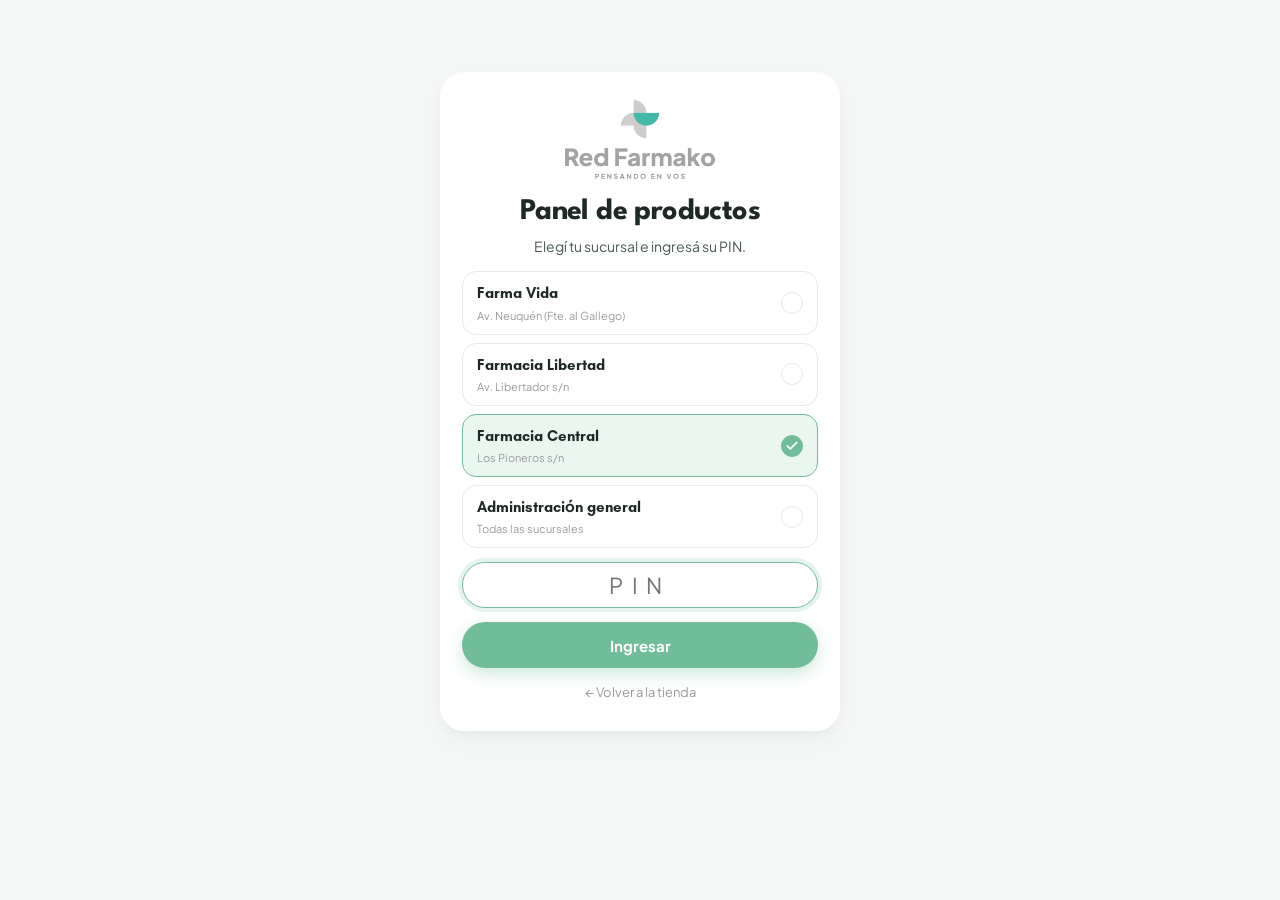
<file: admin.html>
<!doctype html>
<html lang="es-AR">
<head>
  <meta charset="utf-8" />
  <meta name="viewport" content="width=device-width, initial-scale=1, viewport-fit=cover" />
  <title>Panel de productos · Red Farmako</title>
  <!-- Panel interno: no indexar en buscadores -->
  <meta name="robots" content="noindex, nofollow" />
  <meta name="theme-color" content="#1e2925" />
  <link rel="icon" type="image/png" href="img/web/isotipo.png" />
  <link rel="preconnect" href="https://fonts.googleapis.com" />
  <link rel="preconnect" href="https://fonts.gstatic.com" crossorigin />
  <link href="https://fonts.googleapis.com/css2?family=League+Spartan:wght@700&family=Plus+Jakarta+Sans:wght@300;400;500;700&display=swap" rel="stylesheet" />
  <link rel="stylesheet" href="styles.css" />
</head>
<body class="admin-page">

  <header class="admin-top" id="adminTop" hidden>
    <img data-asset="logoHorizontal" alt="Red Farmako" class="admin-top__logo" />
    <span class="admin-scope" id="adminScope"></span>
    <div class="admin-top__actions">
      <a class="btn btn--ghost btn--sm" href="./" target="_blank" rel="noopener">Ver tienda ↗</a>
      <button class="btn btn--ghost btn--sm" id="adminLogout">Salir</button>
    </div>
  </header>

  <main class="admin admin--page" id="adminBody"></main>

  <div class="toast" id="toast" role="status" aria-live="polite"></div>

  <script src="core.js"></script>
  <script src="admin.js"></script>
</body>
</html>
</file>
<file: styles.css>
/* =========================================================
   Red Farmako · Pensando en vos
   Mobile-first · Kit de marca oficial
   Títulos: League Spartan 700
   Subtítulos / destacados: Glacial Indifference 400·700
   Cuerpo / UI / precios / botones: Plus Jakarta Sans
   ========================================================= */

:root {
  /* Paleta oficial */
  --green: #72bd99;
  --teal: #3bb49c;
  --gray: #989b9a;
  --bg: #ffffff;
  --bg-alt: #f4f7f6;
  --ink: #1e2925;

  /* Derivados de la paleta (solo tonos de los oficiales) */
  --green-600: #5ea886;
  --teal-700: #2a8f7b;
  --green-50: #eaf6f0;
  --ink-2: #4a5852;
  --line: #e3eae7;
  --wa: #25d366;
  --wa-700: #1da851;
  --danger: #d9655a;

  --f-display: "League Spartan", "Plus Jakarta Sans", system-ui, sans-serif;
  --f-sub: "Glacial Indifference", "Plus Jakarta Sans", system-ui, sans-serif;
  --f-body: "Plus Jakarta Sans", system-ui, -apple-system, sans-serif;

  --r-card: 16px;
  --r-pill: 9999px;
  --shadow-1: 0 1px 2px rgba(30, 41, 37, .04), 0 4px 16px rgba(30, 41, 37, .05);
  --shadow-2: 0 2px 6px rgba(30, 41, 37, .05), 0 16px 40px rgba(30, 41, 37, .09);
  --ease: cubic-bezier(.2, .8, .2, 1);
  --header-h: 128px;
}

*, *::before, *::after { box-sizing: border-box; }
html { scroll-behavior: smooth; scroll-padding-top: var(--header-h); -webkit-text-size-adjust: 100%; }
body {
  margin: 0;
  font-family: var(--f-body);
  font-weight: 400;
  font-size: 15px;
  line-height: 1.55;
  color: var(--ink);
  background: var(--bg);
  -webkit-font-smoothing: antialiased;
  overflow-x: hidden;
}
img, svg { display: block; max-width: 100%; }
a { color: inherit; text-decoration: none; }
button { font: inherit; color: inherit; cursor: pointer; border: 0; background: none; }
input, select { font: inherit; color: inherit; }
p { margin: 0; }
[hidden] { display: none !important; }
:focus-visible { outline: 3px solid rgba(59, 180, 156, .45); outline-offset: 2px; border-radius: 8px; }

/* ---------- Jerarquía tipográfica ---------- */
h1, h2 { margin: 0; font-family: var(--f-display); font-weight: 700; letter-spacing: -.015em; line-height: 1.02; }
h3, h4 { margin: 0; font-family: var(--f-sub); font-weight: 700; letter-spacing: .005em; line-height: 1.2; }
em { font-style: normal; color: var(--teal); }
.lead { font-family: var(--f-sub); font-weight: 400; font-size: 17px; line-height: 1.5; color: var(--ink-2); }

.i { width: 20px; height: 20px; flex: none; fill: none; stroke: currentColor; stroke-width: 1.8; stroke-linecap: round; stroke-linejoin: round; }

.container { width: 100%; max-width: 1240px; margin: 0 auto; padding: 0 16px; }
.section { padding: 56px 0; }
.section--alt { background: var(--bg-alt); }
.section__head { max-width: 640px; margin-bottom: 28px; }
.section__head h2 { font-size: clamp(32px, 7.5vw, 50px); margin: 8px 0 10px; }
.section__head--row { max-width: none; display: flex; flex-direction: column; gap: 16px; }
.section__head--row > div:first-child { max-width: 560px; }
.section__head--center { text-align: center; margin-left: auto; margin-right: auto; }

.eyebrow {
  display: inline-flex; align-items: center; gap: 8px;
  font-family: var(--f-sub); font-size: 13px; font-weight: 700; letter-spacing: .14em; text-transform: uppercase;
  color: var(--teal-700);
}
.eyebrow::before { content: ""; width: 18px; height: 2px; border-radius: 2px; background: currentColor; }
.eyebrow--light { color: #fff; }

.hide-sm { display: none; }

/* ---------- Botones ---------- */
.btn {
  display: inline-flex; align-items: center; justify-content: center; gap: 8px;
  min-height: 46px; padding: 0 22px; border-radius: var(--r-pill);
  font-family: var(--f-body); font-weight: 700; font-size: 15px; white-space: nowrap;
  transition: transform .2s var(--ease), box-shadow .2s var(--ease), background .2s, color .2s, opacity .2s;
}
.btn:active { transform: scale(.97); }
.btn:disabled { opacity: .5; cursor: not-allowed; transform: none; }
.btn--primary { background: var(--green); color: #fff; box-shadow: 0 6px 16px rgba(114, 189, 153, .35); }
.btn--primary:hover { background: var(--green-600); transform: translateY(-1px); }
.btn--wa { background: var(--wa); color: #fff; box-shadow: 0 6px 18px rgba(37, 211, 102, .3); }
.btn--wa:hover:not(:disabled) { background: var(--wa-700); transform: translateY(-1px); }
.btn--ghost { background: #fff; color: var(--ink); box-shadow: inset 0 0 0 1.5px var(--line); }
.btn--ghost:hover { box-shadow: inset 0 0 0 1.5px var(--green); color: var(--teal-700); }
.btn--light { background: #fff; color: var(--teal-700); }
.btn--light:hover { transform: translateY(-1px); box-shadow: var(--shadow-2); }
.btn--ghost-light { color: #fff; box-shadow: inset 0 0 0 1.5px rgba(255,255,255,.65); }
.btn--ghost-light:hover { background: rgba(255,255,255,.12); }
.btn--block { width: 100%; }
.btn--sm { min-height: 40px; padding: 0 16px; font-size: 14px; }
.link { color: var(--teal-700); font-weight: 700; text-decoration: underline; text-underline-offset: 3px; }

.icon-btn {
  position: relative; display: grid; place-items: center;
  width: 44px; height: 44px; border-radius: var(--r-pill);
  background: var(--bg-alt); transition: background .2s, color .2s;
}
.icon-btn:hover { background: var(--green-50); color: var(--teal-700); }
.icon-btn--light { background: rgba(255,255,255,.18); color: #fff; }
.icon-btn--light:hover { background: rgba(255,255,255,.3); color: #fff; }

/* ---------- Top bar ---------- */
.topbar {
  background: var(--ink); color: #dfe9e5; font-size: 12.5px; font-weight: 500;
  overflow: hidden; white-space: nowrap;
}
.topbar__track { display: flex; gap: 40px; padding: 8px 16px; width: max-content; animation: marquee 26s linear infinite; }
.topbar__track span { display: inline-flex; align-items: center; gap: 8px; }
.topbar .i { width: 15px; height: 15px; color: var(--green); }
@keyframes marquee { from { transform: translateX(0); } to { transform: translateX(-50%); } }

/* ---------- Header ---------- */
.header {
  position: sticky; top: 0; z-index: 50;
  background: rgba(255,255,255,.94);
  backdrop-filter: saturate(160%) blur(14px); -webkit-backdrop-filter: saturate(160%) blur(14px);
  border-bottom: 1px solid transparent;
  transition: border-color .25s, box-shadow .25s;
}
.header.is-scrolled { border-color: var(--line); box-shadow: 0 6px 24px rgba(30,41,37,.06); }
.header__row {
  display: grid; grid-template-columns: auto 1fr; grid-template-areas: "logo actions" "search search";
  align-items: center; gap: 10px 12px; padding-top: 10px; padding-bottom: 12px;
}
.logo { grid-area: logo; display: block; }
.logo img { height: 34px; width: auto; }

.header__actions { grid-area: actions; display: flex; justify-content: flex-end; align-items: center; gap: 8px; }
.btn--header { min-height: 44px; padding: 0 8px 0 14px; font-size: 14px; gap: 8px; }
.cart-count {
  min-width: 28px; height: 28px; padding: 0 8px; border-radius: var(--r-pill);
  display: grid; place-items: center; background: #fff; color: var(--teal-700); font-size: 13px; font-weight: 700;
}
.cart-count.bump { animation: bump .45s var(--ease); }
@keyframes bump { 40% { transform: scale(1.3); } }

/* Buscador */
.search { grid-area: search; position: relative; }
.search input {
  width: 100%; height: 48px; padding: 0 20px 0 48px;
  border: 1.5px solid var(--line); border-radius: var(--r-pill); background: var(--bg-alt);
  font-size: 15px; outline: none; transition: border-color .2s, background .2s, box-shadow .2s;
}
.search input::placeholder { color: #8a948f; font-weight: 300; }
.search input:focus { border-color: var(--green); background: #fff; box-shadow: 0 0 0 4px rgba(114,189,153,.18); }
.search__icon { position: absolute; left: 18px; top: 50%; transform: translateY(-50%); color: var(--gray); pointer-events: none; }
.search__results {
  position: absolute; top: calc(100% + 8px); left: 0; right: 0; z-index: 60;
  background: #fff; border-radius: var(--r-card); box-shadow: var(--shadow-2); border: 1px solid var(--line);
  padding: 8px; max-height: 70vh; overflow: auto; animation: pop .18s var(--ease);
}
.search__group { padding: 8px 10px 4px; font-family: var(--f-sub); font-size: 12px; font-weight: 700; letter-spacing: .12em; text-transform: uppercase; color: var(--gray); }
.search__item { display: flex; align-items: center; gap: 12px; width: 100%; padding: 8px 10px; border-radius: 12px; text-align: left; }
.search__item:hover, .search__item.is-active { background: var(--bg-alt); }
.search__item .thumb { width: 44px; height: 44px; border-radius: 50%; background: var(--bg-alt); display: grid; place-items: center; flex: none; overflow: hidden; }
.search__item .thumb svg { width: 36px; height: 36px; }
.search__item .thumb .i { width: 22px; height: 22px; color: var(--teal-700); }
.search__item .thumb img { width: 100%; height: 100%; object-fit: cover; }
.search__item b { display: block; font-weight: 500; font-size: 14px; }
.search__item mark { background: none; color: var(--teal-700); font-weight: 700; }
.search__item small { color: var(--gray); font-size: 12px; }
.search__item .price { margin-left: auto; font-weight: 700; font-size: 14px; }
.search__empty { padding: 16px 12px; color: var(--ink-2); font-size: 14px; }
@keyframes pop { from { opacity: 0; transform: translateY(-4px) scale(.99); } to { opacity: 1; transform: none; } }

/* Selector de sucursal */
.branch-picker { position: relative; }
.branch-picker__btn {
  display: flex; align-items: center; gap: 6px; height: 44px; padding: 0 12px;
  border-radius: var(--r-pill); background: var(--bg-alt); transition: background .2s;
}
.branch-picker__btn:hover { background: var(--green-50); }
.branch-picker__btn > .i:first-child { color: var(--teal); }
.branch-picker__btn span { display: none; text-align: left; line-height: 1.1; }
.branch-picker__btn small { display: block; font-size: 10.5px; color: var(--gray); font-weight: 500; }
.branch-picker__btn b { font-weight: 700; font-size: 13.5px; }
.branch-picker__btn .chev { width: 16px; height: 16px; transition: transform .2s; }
.branch-picker__btn[aria-expanded="true"] .chev { transform: rotate(180deg); }
.branch-picker__menu {
  position: absolute; right: 0; top: calc(100% + 8px); z-index: 60; width: min(300px, calc(100vw - 32px));
  list-style: none; margin: 0; padding: 8px; background: #fff; border-radius: var(--r-card); box-shadow: var(--shadow-2); border: 1px solid var(--line);
  animation: pop .18s var(--ease);
}
.branch-picker__menu button { display: flex; align-items: center; gap: 10px; width: 100%; padding: 10px; border-radius: 12px; text-align: left; }
.branch-picker__menu button:hover, .branch-picker__menu button[aria-selected="true"] { background: var(--bg-alt); }
.branch-picker__menu .i { color: var(--teal); }
.branch-picker__menu b { display: block; font-family: var(--f-sub); font-weight: 700; font-size: 15px; }
.branch-picker__menu small { font-size: 12px; color: var(--gray); }

/* Estados */
.status { display: inline-flex; align-items: center; gap: 6px; padding: 5px 11px; border-radius: var(--r-pill); font-family: var(--f-sub); font-size: 12.5px; font-weight: 700; letter-spacing: .02em; }
.status--open { background: var(--green-50); color: var(--teal-700); }
.status--closed { background: #f6eceb; color: #b4544a; }
.status--duty { background: #fff4dc; color: #8f6205; }
.dot { width: 8px; height: 8px; border-radius: 50%; background: currentColor; flex: none; }
.dot--live { background: var(--wa); animation: pulse 1.8s infinite; }
.status--open .dot { animation: pulse 1.8s infinite; }
@keyframes pulse { 0% { box-shadow: 0 0 0 0 rgba(37,211,102,.55); } 70% { box-shadow: 0 0 0 7px rgba(37,211,102,0); } 100% { box-shadow: 0 0 0 0 rgba(37,211,102,0); } }

/* ---------- Stories (GIFs oficiales) ---------- */
.stories { padding: 18px 0 6px; }
.stories__track {
  display: flex; gap: 14px; overflow-x: auto; scroll-snap-type: x mandatory;
  margin: 0 -16px; padding: 4px 16px 10px; scrollbar-width: none;
}
.stories__track::-webkit-scrollbar { display: none; }
.story { flex: none; width: 82px; scroll-snap-align: start; display: flex; flex-direction: column; align-items: center; gap: 8px; text-align: center; }
/* Borde doble #72bd99: anillo exterior verde + separación blanca + anillo interior verde */
.story__ring {
  width: 76px; height: 76px; border-radius: 50%; padding: 3px;
  border: 2.5px solid var(--green);
  transition: transform .3s var(--ease), border-color .3s;
}
.story__media {
  position: relative; width: 100%; height: 100%; border-radius: 50%; overflow: hidden;
  box-shadow: 0 0 0 1.5px var(--green); background: var(--bg-alt);
  display: grid; place-items: center; color: var(--teal-700);
}
.story__media img { position: absolute; inset: 0; width: 100%; height: 100%; object-fit: cover; }
.story__media .i { width: 28px; height: 28px; stroke-width: 1.6; }
.story small { font-family: var(--f-sub); font-size: 13px; font-weight: 700; line-height: 1.2; color: var(--ink-2); }
.story:hover .story__ring { transform: translateY(-3px) scale(1.04); }
.story.is-active .story__ring { border-color: var(--teal); box-shadow: 0 6px 18px rgba(59,180,156,.3); }
.story.is-active small { color: var(--teal-700); }

/* ---------- Hero ---------- */
.hero { padding-top: 10px; padding-bottom: 8px; }
.hero__viewport { overflow: hidden; border-radius: 24px; }
.hero__slides { display: flex; transition: transform .7s var(--ease); }
.slide { flex: 0 0 100%; min-width: 0; position: relative; overflow: hidden; display: grid; gap: 24px; padding: 32px 22px 28px; }
.slide--brand { background: linear-gradient(135deg, #f4f7f6 0%, #e9f5ef 60%, #dcf1e7 100%); }
.slide--season { background: linear-gradient(135deg, #3bb49c 0%, #5fbf9c 55%, #9fd8bd 100%); color: #fff; }
.slide__petal { position: absolute; width: 260px; right: -60px; bottom: -40px; opacity: .14; transform: rotate(-18deg); pointer-events: none; }
.slide__content { position: relative; z-index: 2; }
.slide h1, .slide h2 { font-size: clamp(38px, 9.5vw, 66px); margin: 12px 0 14px; }
.slide--season em { color: #fff; text-decoration: underline; text-decoration-thickness: 3px; text-underline-offset: 6px; text-decoration-color: rgba(255,255,255,.5); }
.slide .lead { max-width: 520px; }
.slide--season .lead { color: rgba(255,255,255,.95); }
.slide__ctas { display: flex; flex-wrap: wrap; gap: 10px; margin-top: 22px; }
.slide__ctas .btn { flex: 1 1 auto; }
.slide__trust { display: flex; gap: 22px; list-style: none; padding: 0; margin: 22px 0 0; font-family: var(--f-sub); font-size: 14px; color: var(--ink-2); }
.slide__trust b { display: block; font-family: var(--f-display); font-size: 26px; line-height: 1; color: var(--teal-700); }

.slide__art { position: relative; min-height: 240px; display: grid; place-items: center; }
.blob {
  position: absolute; width: 270px; height: 270px; border-radius: 42% 58% 61% 39% / 45% 39% 61% 55%;
  background: linear-gradient(140deg, var(--green), var(--teal)); opacity: .18; animation: morph 12s ease-in-out infinite;
}
@keyframes morph { 50% { border-radius: 58% 42% 39% 61% / 55% 61% 39% 45%; transform: rotate(12deg); } }
/* Trío de logos de sucursal: 2 arriba + 1 abajo, sin superposición */
.logo-fan { position: relative; width: 300px; height: 250px; }
.logo-fan figure {
  position: absolute; margin: 0; width: 140px; padding: 16px 14px;
  background: #fff; border-radius: var(--r-card); box-shadow: var(--shadow-2);
  animation: fan .9s var(--ease) both; animation-delay: var(--d);
  transition: transform .4s var(--ease), box-shadow .4s var(--ease);
}
.logo-fan figure:nth-child(1) { left: 0; top: 0; --r: -3deg; }
.logo-fan figure:nth-child(2) { right: 0; top: 0; --r: 3deg; }
.logo-fan figure:nth-child(3) { left: 50%; bottom: 0; margin-left: -70px; --r: -1deg; }
.logo-fan figure { transform: rotate(var(--r)); }
.logo-fan figure:hover { transform: rotate(0) translateY(-4px); box-shadow: 0 20px 44px rgba(30,41,37,.14); }
.logo-fan img { width: 100%; height: auto; }
@keyframes fan { from { opacity: 0; transform: translateY(18px) rotate(0); } }

/* Aviso flotante: con el carrito abierto se muestra arriba para no tapar el total */
.drawer.is-open ~ .toast { top: 16px; bottom: auto; transform: translate(-50%, -20px); }
.drawer.is-open ~ .toast.is-show { transform: translate(-50%, 0); }

.slide__art--sun .sun {
  position: absolute; width: 200px; height: 200px; border-radius: 50%; top: -10px; right: 10%;
  background: radial-gradient(circle, #fff6d6 0%, #ffe39a 45%, rgba(255,227,154,0) 70%);
}
.prod-stack { position: relative; display: flex; align-items: flex-end; gap: 6px; }
.prod-stack svg { width: 96px; height: 140px; filter: drop-shadow(0 14px 18px rgba(0,0,0,.15)); animation: rise .8s var(--ease) both; }
.prod-stack svg:nth-child(2) { width: 120px; height: 170px; animation-delay: .1s; }
.prod-stack svg:nth-child(3) { animation-delay: .2s; }
@keyframes rise { from { opacity: 0; transform: translateY(16px); } }
.badge-off {
  position: absolute; top: 10px; left: 6%; width: 76px; height: 76px; border-radius: 50%;
  display: grid; place-items: center; background: #fff; color: var(--teal-700);
  font-family: var(--f-display); font-size: 24px; box-shadow: var(--shadow-2); transform: rotate(-12deg);
}

.hero__controls { display: flex; align-items: center; justify-content: center; gap: 14px; margin-top: 14px; }
.hero__arrow { width: 38px; height: 38px; border-radius: 50%; display: grid; place-items: center; background: var(--bg-alt); transition: background .2s; }
.hero__arrow:hover { background: var(--green-50); }
.hero__dots { display: flex; gap: 8px; }
.hero__dots button { width: 8px; height: 8px; border-radius: var(--r-pill); background: #cfd8d4; transition: width .35s var(--ease), background .35s; }
.hero__dots button[aria-current="true"] { width: 28px; background: var(--green); }

/* ---------- Productos ---------- */
.filters { display: flex; gap: 8px; overflow-x: auto; margin: 0 -16px; padding: 2px 16px 6px; scrollbar-width: none; }
.filters::-webkit-scrollbar { display: none; }
.filters button {
  flex: none; padding: 9px 16px; border-radius: var(--r-pill); background: #fff; border: 1.5px solid var(--line);
  font-size: 13.5px; font-weight: 500; transition: all .2s var(--ease);
}
.filters button:hover { border-color: var(--green); }
.filters button[aria-selected="true"] { background: var(--ink); border-color: var(--ink); color: #fff; }

.products { display: grid; grid-template-columns: repeat(2, minmax(0, 1fr)); gap: 12px; }
.product {
  position: relative; display: flex; flex-direction: column; background: #fff; border-radius: var(--r-card);
  border: 1px solid var(--line); overflow: hidden; transition: transform .3s var(--ease), box-shadow .3s var(--ease);
  animation: rise .5s var(--ease) both;
}
.product:hover { transform: translateY(-4px); box-shadow: var(--shadow-2); }
.product__media { position: relative; aspect-ratio: 1; display: grid; place-items: center; background: linear-gradient(180deg, #fafcfb, #f0f5f3); }
.product__media svg { width: 62%; height: 78%; transition: transform .45s var(--ease); }
.product:hover .product__media svg { transform: scale(1.06) rotate(-2deg); }
.product__off {
  position: absolute; top: 10px; left: 10px; padding: 4px 10px; border-radius: var(--r-pill);
  background: var(--green); color: #fff; font-family: var(--f-sub); font-size: 13px; font-weight: 700;
}
.product__tag { position: absolute; top: 10px; right: 10px; padding: 4px 10px; border-radius: var(--r-pill); background: #fff; font-family: var(--f-sub); font-size: 12px; font-weight: 700; color: var(--teal-700); box-shadow: var(--shadow-1); }
.product__body { padding: 12px 12px 14px; display: flex; flex-direction: column; gap: 4px; flex: 1; }
.product__cat { font-family: var(--f-sub); font-size: 12px; font-weight: 700; letter-spacing: .1em; text-transform: uppercase; color: var(--gray); }
.product__name { font-family: var(--f-body); font-size: 14px; font-weight: 500; line-height: 1.35; letter-spacing: 0; display: -webkit-box; -webkit-line-clamp: 2; -webkit-box-orient: vertical; overflow: hidden; min-height: 2.7em; }
.product__price { display: flex; align-items: baseline; gap: 8px; flex-wrap: wrap; margin: 4px 0 10px; }
.product__price b { font-size: 18px; font-weight: 700; }
.product__price s { font-size: 12.5px; color: var(--gray); }
.product__btn { margin-top: auto; width: 100%; min-height: 40px; padding: 0 12px; font-size: 13.5px; background: var(--bg-alt); color: var(--ink); }
.product__btn:hover { background: var(--green); color: #fff; }
.product__btn.is-added { background: var(--teal); color: #fff; }
.product.is-flash { box-shadow: 0 0 0 3px var(--green), var(--shadow-2); }
.empty { text-align: center; padding: 30px 0; color: var(--ink-2); }

/* ---------- Cómo comprar ---------- */
.how__steps { list-style: none; margin: 0; padding: 0; display: grid; gap: 14px; counter-reset: s; }
.how__steps li {
  position: relative; padding: 24px 22px; border-radius: var(--r-card); background: var(--bg-alt); overflow: hidden;
  transition: transform .3s var(--ease), box-shadow .3s var(--ease), background .3s;
}
.how__steps li:hover { transform: translateY(-3px); background: #fff; box-shadow: var(--shadow-2); }
.how__n { font-family: var(--f-display); font-size: 44px; line-height: 1; color: var(--green); }
.how__steps h3 { font-size: 20px; margin: 10px 0 6px; }
.how__steps p { color: var(--ink-2); font-size: 14.5px; }

/* ---------- Sucursales ---------- */
.branches { display: grid; gap: 18px; }
.branch {
  position: relative; display: flex; flex-direction: column; background: #fff; border: 1px solid var(--line);
  border-radius: var(--r-card); box-shadow: var(--shadow-1); overflow: hidden;
  transition: transform .3s var(--ease), box-shadow .3s var(--ease);
}
.branch:hover { transform: translateY(-4px); box-shadow: var(--shadow-2); }
.branch__top {
  position: relative; display: grid; place-items: center; padding: 52px 24px 30px;
  background: linear-gradient(140deg, var(--c1), var(--c2)); overflow: hidden;
}
.branch__top::after {
  content: ""; position: absolute; inset: 0; opacity: .12; pointer-events: none;
  background-image: radial-gradient(#fff 1.2px, transparent 1.2px); background-size: 14px 14px;
}
.branch__logo { position: relative; z-index: 1; width: min(210px, 70%); height: auto; transition: transform .5s var(--ease); }
.branch:hover .branch__logo { transform: scale(1.04); }
.branch__top .status { position: absolute; z-index: 2; top: 14px; left: 14px; background: #fff; }
.branch__num { position: absolute; z-index: 2; top: 16px; right: 16px; font-family: var(--f-display); font-size: 18px; color: rgba(255,255,255,.75); }
.branch__body { padding: 18px 20px 20px; display: flex; flex-direction: column; gap: 2px; flex: 1; }
.branch__kicker { font-family: var(--f-sub); font-size: 12px; font-weight: 700; letter-spacing: .12em; text-transform: uppercase; color: var(--gray); }
.branch h3 { font-size: 22px; }
.branch__lead { font-family: var(--f-sub); font-size: 15px; color: var(--ink-2); }
.branch__lead b { color: var(--ink); }
.branch__meta { list-style: none; padding: 0; margin: 14px 0 18px; display: grid; gap: 9px; font-size: 13.5px; color: var(--ink-2); }
.branch__meta li { display: flex; gap: 10px; align-items: flex-start; }
.branch__meta .i { width: 17px; height: 17px; color: var(--teal); margin-top: 2px; }
.branch__meta a:hover { color: var(--teal-700); }
.branch__actions { margin-top: auto; display: grid; grid-template-columns: 1fr auto auto; gap: 8px; }
.branch__actions .icon-btn { width: 44px; height: 44px; }

/* ---------- Beneficios ---------- */
.perks { display: grid; grid-template-columns: 1fr; gap: 12px; padding-top: 40px; padding-bottom: 48px; }
.perk { display: flex; align-items: center; gap: 14px; padding: 16px; border-radius: var(--r-card); background: var(--bg-alt); }
.perk .i { width: 40px; height: 40px; padding: 9px; border-radius: 12px; background: #fff; color: var(--teal); box-shadow: var(--shadow-1); }
.perk h4 { font-size: 16px; }
.perk small { color: var(--ink-2); font-weight: 300; font-size: 13px; }

/* ---------- Footer ---------- */
.footer { position: relative; overflow: hidden; background: var(--bg-alt); border-top: 1px solid var(--line); color: var(--ink-2); padding: 52px 0 104px; font-size: 14px; }
.footer__petal { position: absolute; width: 340px; right: -90px; top: -70px; opacity: .08; transform: rotate(160deg); pointer-events: none; }
.footer__grid { position: relative; display: grid; gap: 32px; grid-template-columns: 1fr 1fr; }
.footer__brand { grid-column: 1 / -1; display: flex; flex-direction: column; align-items: center; text-align: center; }
.footer__brand img { width: 190px; height: auto; }
.footer__brand p { margin-top: 16px; font-family: var(--f-sub); font-size: 15px; max-width: 300px; }
.footer h4 { color: var(--ink); font-size: 16px; margin-bottom: 14px; }
.footer ul { list-style: none; margin: 0; padding: 0; display: grid; gap: 10px; }
.footer a, .footer ul button { text-align: left; transition: color .2s; }
.footer a:hover, .footer ul button:hover { color: var(--teal-700); }
.footer__legal { position: relative; margin-top: 36px; padding-top: 22px; border-top: 1px solid var(--line); display: grid; gap: 8px; font-size: 12px; color: var(--gray); }

/* ---------- Widget WhatsApp ---------- */
.wa-widget { position: fixed; right: 16px; bottom: calc(16px + env(safe-area-inset-bottom)); z-index: 80; display: flex; flex-direction: column; align-items: flex-end; gap: 12px; }
.wa-fab {
  position: relative; width: 60px; height: 60px; border-radius: 50%; display: grid; place-items: center;
  background: var(--wa); color: #fff; box-shadow: 0 10px 28px rgba(37,211,102,.45);
  transition: transform .25s var(--ease), background .2s;
}
.wa-fab::before { content: ""; position: absolute; inset: 0; border-radius: 50%; border: 2px solid var(--wa); animation: ring 2.4s infinite; }
.wa-fab svg { width: 32px; height: 32px; transition: transform .3s var(--ease); }
.wa-fab:hover { transform: scale(1.06); background: var(--wa-700); }
.wa-fab[aria-expanded="true"] svg { transform: rotate(-12deg) scale(.92); }
.wa-fab[aria-expanded="true"]::before { animation: none; opacity: 0; }
@keyframes ring { 0% { transform: scale(1); opacity: .7; } 100% { transform: scale(1.5); opacity: 0; } }
.wa-panel {
  width: min(340px, calc(100vw - 32px)); border-radius: 20px; overflow: hidden; background: #fff; box-shadow: 0 24px 60px rgba(30,41,37,.22);
  transform-origin: bottom right; animation: panel .28s var(--ease);
}
@keyframes panel { from { opacity: 0; transform: translateY(10px) scale(.96); } }
.wa-panel__head { display: flex; justify-content: space-between; gap: 12px; align-items: flex-start; padding: 18px; background: linear-gradient(135deg, var(--teal), var(--green)); color: #fff; }
.wa-panel__head h4 { font-size: 18px; }
.wa-panel__head small { font-size: 12px; opacity: .92; font-weight: 300; }
.wa-panel__head .icon-btn { width: 36px; height: 36px; }
.wa-panel__list { list-style: none; margin: 0; padding: 8px; display: grid; gap: 4px; }
.wa-panel__list a { display: flex; align-items: center; gap: 12px; padding: 10px 12px; border-radius: 14px; transition: background .2s; }
.wa-panel__list a:hover { background: var(--bg-alt); }
.wa-panel__list .av { position: relative; width: 46px; height: 46px; border-radius: 50%; flex: none; display: grid; place-items: center; background: #fff; box-shadow: 0 0 0 2px var(--c1); }
.wa-panel__list .av img { width: 34px; height: auto; }
.wa-panel__list .av::after { content: ""; position: absolute; right: -1px; bottom: -1px; width: 13px; height: 13px; border-radius: 50%; border: 2px solid #fff; background: var(--gray); }
.wa-panel__list .av.is-open::after { background: var(--wa); }
.wa-panel__list b { display: block; font-family: var(--f-sub); font-size: 15px; font-weight: 700; }
.wa-panel__list small { font-size: 12px; color: var(--gray); }
.wa-panel__list .go { margin-left: auto; color: var(--wa); }

/* ---------- Carrito / checkout ---------- */
.drawer-backdrop { position: fixed; inset: 0; z-index: 90; background: rgba(30,41,37,.4); backdrop-filter: blur(2px); animation: fade .25s; }
@keyframes fade { from { opacity: 0; } }
.drawer {
  position: fixed; z-index: 95; top: 0; right: 0; bottom: 0; width: min(440px, 100vw);
  background: #fff; display: flex; flex-direction: column; box-shadow: -20px 0 60px rgba(30,41,37,.15);
  transform: translateX(100%); transition: transform .35s var(--ease), visibility 0s .35s; visibility: hidden;
}
.drawer.is-open { transform: none; visibility: visible; transition: transform .35s var(--ease); }
.drawer__head { display: flex; justify-content: space-between; align-items: center; padding: 18px 20px 14px; border-bottom: 1px solid var(--line); }
.drawer__head h2 { font-size: 28px; }
.drawer__head small { font-family: var(--f-sub); color: var(--gray); font-size: 14px; }
.drawer__body { flex: 1; overflow: auto; padding: 4px 20px 20px; overscroll-behavior: contain; }
.drawer__foot { padding: 14px 20px calc(16px + env(safe-area-inset-bottom)); border-top: 1px solid var(--line); display: grid; gap: 8px; background: #fff; }
.drawer__foot > small { text-align: center; color: var(--gray); font-size: 12px; }
.drawer__row { display: flex; justify-content: space-between; align-items: baseline; font-size: 14px; }
.drawer__row--muted { color: var(--ink-2); font-size: 13px; }
.drawer__row--total { padding-top: 6px; margin-bottom: 6px; border-top: 1px dashed var(--line); }
.drawer__row--total span { font-family: var(--f-sub); font-weight: 700; font-size: 16px; }
.drawer__row--total b { font-size: 22px; }

.cart-item { display: grid; grid-template-columns: 56px 1fr auto; gap: 12px; align-items: center; padding: 12px 0; border-bottom: 1px solid var(--line); }
.cart-item .thumb { width: 56px; height: 56px; border-radius: 12px; background: var(--bg-alt); display: grid; place-items: center; }
.cart-item .thumb svg { width: 44px; height: 44px; }
.cart-item b { display: block; font-size: 13.5px; font-weight: 500; line-height: 1.3; }
.cart-item small { color: var(--ink); font-weight: 700; }
.qty { display: flex; align-items: center; gap: 2px; background: var(--bg-alt); border-radius: var(--r-pill); padding: 3px; }
.qty button { width: 30px; height: 30px; border-radius: 50%; display: grid; place-items: center; font-weight: 700; }
.qty button:hover { background: #fff; }
.qty span { min-width: 20px; text-align: center; font-weight: 700; font-size: 13px; }
.cart-empty { text-align: center; padding: 36px 12px 12px; color: var(--ink-2); }
.cart-empty .i { width: 46px; height: 46px; margin: 0 auto 10px; color: var(--green); stroke-width: 1.4; }
.cart-empty h4 { font-size: 18px; color: var(--ink); margin-bottom: 4px; }

.checkout { display: grid; gap: 18px; margin-top: 20px; }
.checkout[hidden] { display: none; }
.checkout fieldset { border: 0; margin: 0; padding: 0; display: grid; gap: 8px; }
.checkout legend { font-family: var(--f-sub); font-weight: 700; font-size: 15px; margin-bottom: 8px; padding: 0; }
.field {
  width: 100%; height: 46px; padding: 0 18px; border-radius: var(--r-pill); border: 1.5px solid var(--line); background: #fff; outline: none;
  transition: border-color .2s, box-shadow .2s;
}
.field:focus { border-color: var(--green); box-shadow: 0 0 0 4px rgba(114,189,153,.18); }
.field.is-invalid, .branch-options.is-invalid .branch-opt__box { border-color: var(--danger); }

.branch-options { display: grid; gap: 8px; }
.branch-opt { position: relative; }
.branch-opt input { position: absolute; opacity: 0; pointer-events: none; }
.branch-opt__box {
  display: flex; align-items: center; gap: 12px; padding: 10px 14px; border-radius: 14px;
  border: 1.5px solid var(--line); cursor: pointer; transition: all .2s var(--ease);
}
.branch-opt__box:hover { border-color: var(--green); }
.branch-opt .av { width: 40px; height: 40px; border-radius: 50%; display: grid; place-items: center; flex: none; background: #fff; box-shadow: 0 0 0 2px var(--c1); }
.branch-opt .av img { width: 30px; height: auto; }
.branch-opt b { display: block; font-family: var(--f-sub); font-size: 15px; }
.branch-opt small { font-size: 12px; color: var(--gray); }
.branch-opt .check { margin-left: auto; width: 22px; height: 22px; border-radius: 50%; border: 1.5px solid var(--line); display: grid; place-items: center; color: transparent; transition: all .2s; }
.branch-opt .check .i { width: 14px; height: 14px; stroke-width: 3; }
.branch-opt input:checked + .branch-opt__box { border-color: var(--green); background: var(--green-50); }
.branch-opt input:checked + .branch-opt__box .check { background: var(--green); border-color: var(--green); color: #fff; }
.branch-opt input:focus-visible + .branch-opt__box { outline: 3px solid rgba(59,180,156,.45); outline-offset: 2px; }

.segmented { display: grid; grid-template-columns: 1fr 1fr; padding: 4px; border-radius: var(--r-pill); background: var(--bg-alt); }
.segmented label { position: relative; }
.segmented input { position: absolute; opacity: 0; }
.segmented span { display: block; text-align: center; padding: 10px 8px; border-radius: var(--r-pill); font-size: 13.5px; font-weight: 700; color: var(--ink-2); cursor: pointer; transition: all .2s var(--ease); }
.segmented input:checked + span { background: #fff; color: var(--teal-700); box-shadow: var(--shadow-1); }
.segmented input:focus-visible + span { outline: 3px solid rgba(59,180,156,.45); }

/* ---------- Toast ---------- */
.toast {
  position: fixed; left: 50%; bottom: 96px; z-index: 100; transform: translate(-50%, 20px); opacity: 0; pointer-events: none;
  padding: 12px 18px; border-radius: var(--r-pill); background: var(--ink); color: #fff; font-size: 14px; font-weight: 500;
  box-shadow: var(--shadow-2); transition: all .3s var(--ease); max-width: calc(100vw - 32px); text-align: center;
}
.toast.is-show { opacity: 1; transform: translate(-50%, 0); }

/* =========================================================
   ≥ 600px
   ========================================================= */
@media (min-width: 600px) {
  .hide-sm { display: inline; }
  .branch-picker__btn span { display: block; }
  .logo img { height: 40px; }
  .products { grid-template-columns: repeat(3, minmax(0, 1fr)); gap: 16px; }
  .how__steps { grid-template-columns: repeat(3, 1fr); }
  .perks { grid-template-columns: repeat(2, 1fr); }
  .slide__ctas .btn { flex: 0 0 auto; }
  .footer__grid { grid-template-columns: repeat(3, 1fr); }
  .story { width: 96px; }
  .story__ring { width: 86px; height: 86px; }
}

/* =========================================================
   ≥ 900px (desktop)
   ========================================================= */
@media (min-width: 900px) {
  :root { --header-h: 88px; }
  body { font-size: 16px; }
  .header__row { grid-template-columns: auto minmax(0, 1fr) auto; grid-template-areas: "logo search actions"; gap: 28px; padding-top: 16px; padding-bottom: 16px; }
  .logo img { height: 46px; }
  .search input { height: 52px; font-size: 15.5px; }
  .btn--header { min-height: 50px; padding: 0 10px 0 20px; }

  .stories__track { justify-content: center; gap: 26px; overflow: visible; }
  .story { width: 108px; }
  .story__ring { width: 96px; height: 96px; }
  .story small { font-size: 14px; }

  .slide { grid-template-columns: 1.1fr .9fr; align-items: center; padding: 56px; min-height: 480px; }
  .slide__art { min-height: 360px; }
  .slide__petal { width: 420px; right: -80px; bottom: -80px; }
  .blob { width: 380px; height: 380px; }
  .logo-fan { width: 460px; height: 340px; }
  .logo-fan figure { width: 210px; padding: 24px 22px; }
  .logo-fan figure:nth-child(3) { margin-left: -105px; }
  .prod-stack svg { width: 120px; height: 180px; }
  .prod-stack svg:nth-child(2) { width: 150px; height: 220px; }

  .section { padding: 88px 0; }
  .section__head--row { flex-direction: row; justify-content: space-between; align-items: flex-end; }
  .filters { margin: 0; padding: 0; flex-wrap: wrap; justify-content: flex-end; max-width: 560px; }

  .branches { grid-template-columns: repeat(3, 1fr); gap: 24px; }
  .products { grid-template-columns: repeat(4, minmax(0, 1fr)); gap: 20px; }
  .product__body { padding: 14px 16px 16px; }
  .product__name { font-size: 15px; }
  .perks { grid-template-columns: repeat(4, 1fr); }
  .footer { padding-bottom: 48px; }
  .footer__grid { grid-template-columns: 1.5fr 1fr 1fr 1fr; align-items: start; }
  .footer__brand { grid-column: auto; align-items: flex-start; text-align: left; }
  .footer__brand img { width: 210px; }
  .footer__legal { grid-template-columns: auto 1fr; gap: 32px; }
  .footer__legal p:last-child { text-align: right; }
  .toast { bottom: 32px; }
}

@media (prefers-reduced-motion: reduce) {
  *, *::before, *::after { animation-duration: .001ms !important; animation-iteration-count: 1 !important; transition-duration: .001ms !important; }
  html { scroll-behavior: auto; }
}


/* =========================================================
   V4 · MENÚ ☰, TURNO SUTIL, CATÁLOGO POR SUCURSAL, PANEL ADMIN
   ========================================================= */

/* Estado "de turno": punto verde sutil, sin brillo invasivo */
.status--duty { background: #eafaf0; color: #1d7a52; }
.status--duty .dot { background: var(--wa); animation: pulse 1.8s infinite; }
.branch.is-duty { border-color: rgba(37,211,102,.45); }
.footer__branch { display: grid; gap: 2px; }
.footer__branch b { color: var(--ink); font-weight: 700; }
.checkout__note { font-size: 12px; color: var(--gray); }

/* ---------- Botón hamburguesa ---------- */
.header__row { grid-template-columns: auto auto 1fr; grid-template-areas: "menu logo actions" "search search search"; }
.menu-btn {
  grid-area: menu; position: relative; width: 44px; height: 44px; border-radius: 14px;
  display: grid; place-items: center; background: var(--bg-alt); transition: background .2s;
}
.menu-btn:hover { background: var(--green-50); }
.menu-btn__bars { display: grid; gap: 4px; width: 18px; }
.menu-btn__bars span { height: 2px; border-radius: 2px; background: var(--ink); transition: width .25s var(--ease); }
.menu-btn__bars span:nth-child(2) { width: 70%; }
.menu-btn:hover .menu-btn__bars span:nth-child(2) { width: 100%; }
.menu-btn__dot { position: absolute; top: 9px; right: 9px; width: 9px; height: 9px; border-radius: 50%; background: var(--wa); border: 2px solid #fff; animation: pulse 1.8s infinite; }

/* ---------- Menú lateral ---------- */
.side-backdrop { position: fixed; inset: 0; z-index: 90; background: rgba(30,41,37,.4); backdrop-filter: blur(2px); animation: fade .25s; }
.side-menu {
  position: fixed; z-index: 95; top: 0; left: 0; bottom: 0; width: min(350px, 88vw);
  display: flex; flex-direction: column; background: #fff; box-shadow: 20px 0 60px rgba(30,41,37,.15);
  transform: translateX(-100%); visibility: hidden; transition: transform .35s var(--ease), visibility 0s .35s;
  overflow-y: auto; overscroll-behavior: contain;
}
.side-menu.is-open { transform: none; visibility: visible; transition: transform .35s var(--ease); }
.side-menu__head { display: flex; align-items: center; justify-content: space-between; gap: 12px; padding: 16px 16px 14px 20px; border-bottom: 1px solid var(--line); }
.side-menu__head img { height: 34px; width: auto; }
.side-menu__nav { display: grid; padding: 10px; }
.side-menu__nav a { display: flex; align-items: center; gap: 12px; padding: 12px; border-radius: 12px; font-weight: 500; transition: background .2s, color .2s; }
.side-menu__nav a:hover { background: var(--green-50); color: var(--teal-700); }
.side-menu__nav .i { color: var(--green); }

.side-duty { margin: 6px 16px; padding: 16px; border-radius: var(--r-card); background: var(--bg-alt); display: grid; gap: 10px; }
.side-duty h4 { font-size: 15px; }
.side-duty__card { display: grid; gap: 3px; padding: 12px 14px; border-radius: 12px; background: #fff; border: 1px solid var(--line); }
.side-duty__card b { display: flex; align-items: center; gap: 8px; font-family: var(--f-sub); font-size: 16px; }
.side-duty__card small { color: var(--ink-2); font-size: 12.5px; }
.side-duty__card a[href^="tel"] { font-weight: 700; color: var(--ink); }
.side-duty__card .btn { margin-top: 8px; justify-self: start; }
.side-duty__card.is-ours { border-color: rgba(37,211,102,.5); }
.side-duty__next { list-style: none; margin: 0; padding: 0; display: grid; font-size: 12.5px; }
.side-duty__next li { display: flex; justify-content: space-between; gap: 8px; padding: 6px 2px; border-bottom: 1px dashed var(--line); }
.side-duty__next span { color: var(--gray); }
.side-menu__foot { margin-top: auto; padding: 14px 16px calc(16px + env(safe-area-inset-bottom)); border-top: 1px solid var(--line); }
.admin-link { display: flex; align-items: center; gap: 12px; width: 100%; padding: 12px 14px; border-radius: 14px; text-align: left; background: var(--bg-alt); transition: background .2s; }
.admin-link:hover { background: var(--green-50); }
.admin-link > span:first-child { font-size: 20px; }
.admin-link b { display: block; font-size: 14px; }
.admin-link small { color: var(--gray); font-size: 12px; }

/* ---------- Pestañas de sucursal ---------- */
.branch-tabs { display: flex; gap: 8px; overflow-x: auto; margin: 0 -16px 12px; padding: 4px 16px 8px; scrollbar-width: none; }
.branch-tabs::-webkit-scrollbar { display: none; }
.branch-tab {
  flex: none; display: flex; align-items: center; gap: 10px; padding: 8px 16px 8px 8px; border-radius: var(--r-pill);
  background: #fff; border: 1.5px solid var(--line); text-align: left; transition: all .2s var(--ease);
}
.branch-tab > .i { width: 34px; height: 34px; padding: 7px; border-radius: 50%; background: var(--bg-alt); color: var(--teal-700); }
.branch-tab__av { width: 34px; height: 34px; border-radius: 50%; display: grid; place-items: center; background: #fff; box-shadow: 0 0 0 2px var(--c1); flex: none; }
.branch-tab__av img { width: 24px; height: auto; }
.branch-tab b { display: block; font-family: var(--f-sub); font-size: 15px; line-height: 1.1; }
.branch-tab small { font-size: 12px; color: var(--gray); }
.branch-tab:hover { border-color: var(--green); }
.branch-tab[aria-selected="true"] { background: var(--ink); border-color: var(--ink); color: #fff; box-shadow: var(--shadow-2); }
.branch-tab[aria-selected="true"] small { color: #b7c4bf; }
.branch-tab[aria-selected="true"] > .i { background: rgba(255,255,255,.12); color: #fff; }

.branch-notice {
  display: flex; align-items: flex-start; gap: 10px; margin: 0 0 16px; padding: 12px 16px; border-radius: 14px;
  background: #fff; border: 1px solid var(--line); border-left: 4px solid var(--green); font-size: 14px; color: var(--ink-2);
  animation: pop .25s var(--ease);
}
.branch-notice .i { color: var(--teal); width: 18px; height: 18px; margin-top: 1px; }
.branch-notice b { color: var(--ink); }
#ofertas .filters { margin-bottom: 18px; }

/* Estrella de categoría destacada por sucursal */
.story__ring { position: relative; }
.story__star { position: absolute; top: -4px; right: -4px; width: 24px; height: 24px; border-radius: 50%; display: grid; place-items: center; background: #f5b54a; color: #fff; font-size: 13px; border: 2px solid #fff; box-shadow: var(--shadow-1); }

/* ---------- Productos: foto real, stock, disponibilidad ---------- */
.product__media img { width: 100%; height: 100%; object-fit: cover; transition: transform .45s var(--ease); }
.product:hover .product__media img { transform: scale(1.05); }
.product__media .product__off, .product__media .product__tag { z-index: 1; }
.product__stock { position: absolute; inset: auto 10px 10px; padding: 6px; border-radius: 10px; background: rgba(30,41,37,.82); color: #fff; text-align: center; font-family: var(--f-sub); font-weight: 700; font-size: 13px; letter-spacing: .04em; }
.product.is-out .product__media > svg, .product.is-out .product__media > img { opacity: .45; filter: grayscale(.6); }
.product__where { font-size: 11.5px; color: var(--teal-700); font-weight: 500; }
.product__btn--ask { background: #fff; box-shadow: inset 0 0 0 1.5px var(--line); }
.product__btn--ask:hover { background: var(--wa); color: #fff; box-shadow: none; }
.branch__catalog { margin-bottom: 10px; }
.search__item .thumb img { width: 100%; height: 100%; object-fit: cover; }
.cart-item .thumb { overflow: hidden; }
.cart-item .thumb img { width: 100%; height: 100%; object-fit: cover; }
.cart-item__warn { display: block; font-style: normal; font-size: 11.5px; color: #b4544a; margin-top: 2px; }
.cart-item.is-missing { background: #fdf6f5; margin: 0 -8px; padding-left: 8px; padding-right: 8px; border-radius: 10px; }

/* ---------- Modales ---------- */
.modal {
  width: min(960px, calc(100vw - 24px)); height: min(860px, calc(100dvh - 24px)); max-width: none; max-height: none;
  padding: 0; border: 0; border-radius: 20px; overflow: hidden; box-shadow: 0 30px 80px rgba(0,0,0,.35);
  display: none; flex-direction: column; background: #fff; color: var(--ink);
}
.modal[open] { display: flex; animation: panel .28s var(--ease); }
.modal::backdrop { background: rgba(30,41,37,.55); backdrop-filter: blur(3px); }
.modal__head { display: flex; align-items: center; justify-content: space-between; gap: 12px; padding: 12px 12px 12px 18px; border-bottom: 1px solid var(--line); }
.modal__head h4 { font-size: 15px; }
.modal__actions { display: flex; align-items: center; gap: 8px; flex: none; }
.modal iframe { flex: 1; width: 100%; border: 0; background: #08151c; }
.modal--admin { width: min(1100px, calc(100vw - 16px)); height: calc(100dvh - 16px); }

/* ---------- Panel de administración ---------- */
.admin { flex: 1; overflow: auto; padding: 18px; background: var(--bg-alt); overscroll-behavior: contain; }
.admin code { font-size: 12.5px; background: #fff; padding: 1px 6px; border-radius: 6px; border: 1px solid var(--line); }
.admin-pin { max-width: 340px; margin: 8vh auto 0; display: grid; gap: 12px; text-align: center; padding: 28px 24px; border-radius: 20px; background: #fff; box-shadow: var(--shadow-2); }
.admin-pin__icon { font-size: 40px; }
.admin-pin h3 { font-size: 20px; }
.admin-pin p { color: var(--ink-2); font-size: 14px; }
.field--pin { text-align: center; font-size: 22px; letter-spacing: .4em; }

.admin-info { padding: 12px 16px; border-radius: 14px; background: #fff; border: 1px solid var(--line); font-size: 13.5px; margin-bottom: 14px; }
.admin-info p { margin-top: 4px; color: var(--ink-2); font-size: 12.5px; }
.admin-info.is-local { border-left: 4px solid #f5b54a; }
.admin-toolbar { display: flex; flex-wrap: wrap; gap: 8px; margin-bottom: 12px; }
.admin-toolbar label.btn { cursor: pointer; }
.admin-danger { color: #b4544a; }
.admin-filters { display: grid; gap: 8px; margin-bottom: 12px; }
.admin-filters .field, .admin-form .field { height: 44px; border-radius: 12px; }
select.field { padding: 0 12px; background: #fff; }

.admin-list { display: grid; gap: 8px; }
.admin-row {
  display: grid; grid-template-columns: 56px 1fr auto; grid-template-areas: "thumb main actions" "toggles toggles toggles";
  gap: 8px 12px; align-items: center; padding: 10px 12px; border-radius: 14px; background: #fff; border: 1px solid var(--line);
}
.admin-row.is-paused { opacity: .6; }
.admin-row .thumb { grid-area: thumb; width: 56px; height: 56px; border-radius: 12px; overflow: hidden; background: var(--bg-alt); display: grid; place-items: center; }
.admin-row .thumb svg { width: 44px; height: 44px; }
.admin-row .thumb img { width: 100%; height: 100%; object-fit: cover; }
.admin-row__main { grid-area: main; min-width: 0; }
.admin-row__main b { display: block; font-size: 14px; font-weight: 700; line-height: 1.3; }
.admin-row__main small { display: block; color: var(--gray); font-size: 12px; }
.admin-row__price { font-weight: 700; font-size: 14px; }
.admin-row__price s { color: var(--gray); font-weight: 400; font-size: 12px; }
.admin-row__price em { color: var(--teal-700); font-style: normal; font-size: 12px; }
.admin-row__toggles { grid-area: toggles; display: flex; flex-wrap: wrap; gap: 6px; }
.admin-row__actions { grid-area: actions; display: flex; gap: 6px; }
.admin-row__actions .icon-btn { width: 38px; height: 38px; }
.chip-toggle { padding: 5px 12px; border-radius: var(--r-pill); font-size: 12.5px; font-weight: 700; background: var(--bg-alt); color: var(--gray); border: 1.5px solid var(--line); transition: all .2s; }
.chip-toggle.is-on { background: var(--green-50); color: var(--teal-700); border-color: var(--green); }
.admin-empty { text-align: center; padding: 30px; color: var(--ink-2); }

.admin-form { max-width: 980px; margin: 0 auto; }
.admin-form__head { display: flex; align-items: center; gap: 12px; margin-bottom: 14px; }
.admin-form__head h3 { font-size: 20px; }
.admin-form__grid { display: grid; gap: 16px; }
.admin-form__col { display: grid; gap: 12px; align-content: start; padding: 16px; border-radius: 16px; background: #fff; border: 1px solid var(--line); }
.admin-form__row { display: grid; grid-template-columns: 1fr 1fr; gap: 10px; }
.lbl { display: grid; gap: 6px; font-size: 13px; font-weight: 700; border: 0; margin: 0; padding: 0; min-width: 0; }
.lbl legend { padding: 0; margin-bottom: 6px; }
.lbl .field { font-weight: 400; }
.admin-final { font-size: 14px; display: flex; align-items: center; gap: 8px; flex-wrap: wrap; min-height: 22px; }
.admin-final .product__off { position: static; }
.admin-checks { display: grid; gap: 6px; }
.admin-check { display: flex; align-items: center; gap: 10px; padding: 10px 12px; border-radius: 12px; border: 1.5px solid var(--line); font-weight: 500; cursor: pointer; }
.admin-check input { width: 18px; height: 18px; accent-color: var(--green); }
.admin-check small { color: var(--gray); }
.admin-check:has(input:checked) { border-color: var(--green); background: var(--green-50); }
.admin-hint { color: var(--gray); font-size: 12px; font-weight: 400; }
.admin-switches { display: grid; gap: 10px; }
.switch { position: relative; display: flex; align-items: center; gap: 12px; font-size: 14px; font-weight: 500; cursor: pointer; }
.switch input { position: absolute; opacity: 0; }
.switch span { position: relative; width: 44px; height: 26px; border-radius: 99px; background: #d5ddd9; flex: none; transition: background .2s; }
.switch span::after { content: ""; position: absolute; top: 3px; left: 3px; width: 20px; height: 20px; border-radius: 50%; background: #fff; box-shadow: var(--shadow-1); transition: transform .2s var(--ease); }
.switch input:checked + span { background: var(--green); }
.switch input:checked + span::after { transform: translateX(18px); }
.switch input:focus-visible + span { outline: 3px solid rgba(59,180,156,.45); outline-offset: 2px; }
.admin-img { aspect-ratio: 1; max-width: 280px; width: 100%; justify-self: center; border-radius: 16px; overflow: hidden; background: linear-gradient(180deg, #fafcfb, #f0f5f3); display: grid; place-items: center; border: 1px solid var(--line); }
.admin-img img { width: 100%; height: 100%; object-fit: cover; }
.admin-img svg { width: 60%; height: 78%; }
.admin-form__foot { position: sticky; bottom: -18px; display: flex; justify-content: flex-end; gap: 10px; margin: 16px -18px -18px; padding: 14px 18px; background: rgba(244,247,246,.95); backdrop-filter: blur(6px); border-top: 1px solid var(--line); }

@media (max-width: 599px) {
  .modal__actions .btn--ghost[data-turnos-url] { display: none; }
  .modal--admin { width: 100vw; height: 100dvh; border-radius: 0; }
}
@media (min-width: 600px) {
  .admin-filters { grid-template-columns: 2fr 1fr 1fr; }
  .admin-row { grid-template-columns: 56px 1fr auto auto; grid-template-areas: "thumb main toggles actions"; }
  .admin-row__toggles { justify-content: flex-end; }
}
@media (min-width: 900px) {
  .header__row { grid-template-columns: auto auto minmax(0, 1fr) auto; grid-template-areas: "menu logo search actions"; }
  .branch-tabs { margin: 0 0 14px; padding: 4px 0 8px; flex-wrap: wrap; }
  .admin-form__grid { grid-template-columns: 1.4fr 1fr; }
}

/* Chips de categoría debajo de las pestañas: alineados a la izquierda */
@media (min-width: 900px) {
  #ofertas .filters { justify-content: flex-start; max-width: none; }
}

/* =========================================================
   V5 · PULIDO PROFESIONAL
   ========================================================= */

/* Glacial Indifference alojada en /fonts. unicode-range la limita a caracteres SIN tilde:
   sus glifos acentuados se ven rotos en algunos celulares ("Beb´s"), así que las letras
   con tilde/ñ (á é í ó ú ñ Ñ ü…) las dibuja Plus Jakarta Sans, que sí las tiene bien. */
@font-face {
  font-family: "Glacial Indifference";
  src: url("fonts/GlacialIndifference-Regular.woff") format("woff");
  font-weight: 400; font-style: normal; font-display: swap;
  unicode-range: U+0000-00BF, U+00D7, U+00F7, U+2000-206F, U+20AC, U+2122;
}
@font-face {
  font-family: "Glacial Indifference";
  src: url("fonts/GlacialIndifference-Bold.woff") format("woff");
  font-weight: 700; font-style: normal; font-display: swap;
  unicode-range: U+0000-00BF, U+00D7, U+00F7, U+2000-206F, U+20AC, U+2122;
}

/* Logo oficial de WhatsApp (relleno) */
.i--wa { fill: currentColor; stroke: none; }
.topbar .i--wa { color: #25d366; }
.btn .i--wa { width: 19px; height: 19px; }
.wa-link { display: inline-flex; align-items: center; gap: 6px; font-weight: 700; color: var(--ink); }
.wa-link .i--wa { width: 17px; height: 17px; color: #1fae55; flex: none; }
.wa-link:hover { color: #1fae55; }
.branch__meta .i--wa { color: #1fae55; }
.wa-panel__list .go .i--wa { width: 22px; height: 22px; }
.field-hint { font-size: 11.5px; color: var(--gray); margin: -2px 6px 0; }

/* ---------- Header: ☰ · logo · 👤 · 🛍️ ---------- */
.account-btn { width: 44px; height: 44px; }
.account-btn .i { width: 21px; height: 21px; }
.account-btn__initials {
  width: 34px; height: 34px; border-radius: 50%; display: grid; place-items: center;
  background: var(--green); color: #fff; font-size: 13px; font-weight: 700; letter-spacing: .02em;
}
.header__actions { gap: 6px; }

/* ---------- Pestañas y opciones de sucursal: nombre + dirección chiquita ---------- */
.branch-tab small { display: block; font-size: 11px; color: var(--gray); font-weight: 400; }
.branch-opt__box { padding: 10px 14px; gap: 10px; }
.branch-opt__box b { font-family: var(--f-sub); font-size: 15px; }
.branch-opt__box small { display: block; font-size: 11px; color: var(--gray); margin-top: 1px; }
.branch__lead { font-size: 13px; color: var(--gray); font-family: var(--f-body); margin-bottom: 2px; }

/* ---------- Mi cuenta ---------- */
.modal--account { width: min(460px, calc(100vw - 24px)); height: auto; max-height: calc(100dvh - 24px); }
.account { overflow: auto; padding: 20px; }
.account-form { display: grid; gap: 12px; }
.account-intro { color: var(--ink-2); font-size: 14px; }
.account-form .lbl small { font-weight: 400; color: var(--gray); }
.account-form .field { height: 46px; }
.account-legal { text-align: center; font-size: 11.5px; color: var(--gray); }
.account-card { display: flex; align-items: center; gap: 14px; padding: 16px; border-radius: var(--r-card); background: var(--bg-alt); }
.account-card h3 { font-size: 20px; }
.account-card small { display: flex; align-items: center; gap: 6px; font-size: 12.5px; color: var(--ink-2); margin-top: 2px; }
.account-card small .i { width: 14px; height: 14px; }
.account-card .i--wa { color: #1fae55; }
.account-card .icon-btn { margin-left: auto; background: #fff; }
.account-avatar { width: 52px; height: 52px; border-radius: 50%; display: grid; place-items: center; flex: none; background: var(--green); color: #fff; font-weight: 700; font-size: 18px; }
.account-subtitle { font-size: 16px; margin: 20px 0 10px; }
.order-list { list-style: none; margin: 0; padding: 0; display: grid; gap: 10px; }
.order { padding: 12px 14px; border-radius: 14px; border: 1px solid var(--line); display: grid; gap: 6px; }
.order__head { display: flex; justify-content: space-between; gap: 10px; font-size: 14px; }
.order__head span { color: var(--gray); font-size: 12.5px; }
.order > small { color: var(--ink-2); font-size: 12.5px; line-height: 1.4; }
.order__foot { display: flex; align-items: center; gap: 10px; }
.order__foot span { font-size: 12px; color: var(--gray); }
.order__foot .btn { margin-left: auto; }
.account-empty { color: var(--ink-2); font-size: 14px; padding: 14px; border-radius: 14px; background: var(--bg-alt); }
.account-logout { margin-top: 18px; }

/* ---------- Footer: pestañas desplegables en celular, columnas en escritorio ---------- */
.footer__cols { grid-column: 1 / -1; display: grid; grid-template-columns: repeat(3, minmax(0, 1fr)); gap: 8px; min-width: 0; }
.fcol { display: contents; }
.fcol__toggle {
  grid-row: 1; display: flex; align-items: center; justify-content: center; gap: 6px;
  padding: 11px 6px; border-radius: 12px; background: #fff; border: 1.5px solid var(--line);
  font-family: var(--f-sub); font-weight: 700; font-size: 14px; color: var(--ink); transition: all .2s var(--ease);
}
.fcol__toggle span { transition: transform .25s var(--ease); font-size: 12px; }
.fcol__toggle[aria-expanded="true"] { border-color: var(--green); background: var(--green-50); color: var(--teal-700); }
.fcol__toggle[aria-expanded="true"] span { transform: rotate(180deg); }
.fcol__panel { grid-row: 2; grid-column: 1 / -1; display: none; }
.fcol.is-open .fcol__panel { display: block; animation: pop .22s var(--ease); }
.fcol__title { display: none; }
.fcol__list { list-style: none; margin: 4px 0 0; padding: 0; display: grid; grid-template-columns: repeat(2, minmax(0, 1fr)); gap: 8px; }
.fcol__list > li > a, .fcol__list > li > button {
  display: block; width: 100%; padding: 10px 12px; border-radius: 12px; background: #fff; border: 1px solid var(--line);
  font-size: 13px; line-height: 1.25; text-align: left;
}
.fcol__list--branches > li { padding: 10px 12px; border-radius: 12px; background: #fff; border: 1px solid var(--line); }
.footer__branch { display: grid; gap: 3px; min-width: 0; }
.footer__branch .wa-link { flex-wrap: wrap; word-break: break-word; }
.footer__grid > * { min-width: 0; }
.footer__branch small { font-size: 11px; color: var(--gray); }
.footer__branch .wa-link { font-size: 13px; }
.footer__grid { grid-template-columns: 1fr; }

@media (min-width: 900px) {
  .footer__grid { grid-template-columns: 1.3fr 2.7fr; }
  .footer__cols { grid-column: auto; grid-template-columns: 1.3fr 1.1fr 1fr; gap: 32px; }
  .fcol { display: block; }
  .fcol__toggle { display: none; }
  .fcol__panel { display: block; }
  .fcol__title { display: block; }
  .fcol__list { grid-template-columns: 1fr; gap: 10px; margin: 0; }
  .fcol__list > li > a, .fcol__list > li > button { padding: 0; background: none; border: 0; font-size: 14px; }
  .fcol__list--branches > li { padding: 0; background: none; border: 0; }
}

/* =========================================================
   admin.html (página independiente)
   ========================================================= */
.admin-page { background: var(--bg-alt); min-height: 100dvh; }
.admin--page { overflow: visible; max-width: 1100px; margin: 0 auto; padding: 18px 16px 120px; background: none; }
.admin-top {
  position: sticky; top: 0; z-index: 20; display: flex; align-items: center; gap: 12px; flex-wrap: wrap;
  padding: 10px 16px; background: rgba(255,255,255,.95); backdrop-filter: blur(10px); border-bottom: 1px solid var(--line);
}
.admin-top__logo { height: 30px; width: auto; }
.admin-scope { display: flex; align-items: center; gap: 8px; padding: 6px 14px 6px 10px; border-radius: var(--r-pill); background: var(--green-50); color: var(--teal-700); }
.admin-scope b { display: block; font-size: 13.5px; line-height: 1.1; color: var(--ink); }
.admin-scope small { font-size: 11px; color: var(--gray); }
.admin-top__actions { margin-left: auto; display: flex; gap: 8px; }

.admin-login { max-width: 400px; margin: 6vh auto 0; display: grid; gap: 14px; padding: 28px 22px; border-radius: 24px; background: #fff; box-shadow: var(--shadow-2); text-align: center; }
.admin-login__logo { width: 150px; margin: 0 auto 4px; }
.admin-login h1 { font-size: 30px; }
.admin-login p { color: var(--ink-2); font-size: 14px; margin-top: -6px; }
.admin-login__opts { display: grid; gap: 8px; text-align: left; }
.admin-login__back { font-size: 13px; color: var(--gray); }
.admin-login__back:hover { color: var(--teal-700); }

.admin-tabs { display: flex; gap: 6px; padding: 4px; margin-bottom: 12px; border-radius: var(--r-pill); background: #fff; border: 1px solid var(--line); width: fit-content; max-width: 100%; overflow-x: auto; }
.admin-tabs button { padding: 8px 16px; border-radius: var(--r-pill); font-size: 13.5px; font-weight: 700; color: var(--ink-2); white-space: nowrap; }
.admin-tabs button[aria-selected="true"] { background: var(--ink); color: #fff; }
.admin-note { padding: 12px 14px; border-radius: 12px; background: #fff8e8; border: 1px solid #f3e2b5; font-size: 13.5px; margin-bottom: 14px; }
.admin-own { color: #9a6a06; font-style: normal; font-size: 11.5px; }
.admin-count { font-size: 12.5px; color: var(--gray); margin: 0 0 8px; }
.admin-form .field:disabled { background: var(--bg-alt); color: var(--ink-2); }
.admin--page .admin-form__foot { bottom: 0; margin: 16px -16px 0; position: sticky; }
@media (min-width: 600px) {
  .admin-filters--2 { grid-template-columns: 2fr 1fr; }
}
.fcol__list--branches .wa-link { display: inline-flex; flex-wrap: nowrap; padding: 0; border: 0; background: none; width: auto; }

/* =========================================================
   V6 · PULIDO VISUAL PREMIUM
   Animaciones solo con transform / opacity (60 fps en celulares).
   Todo respeta prefers-reduced-motion (bloque final).
   ========================================================= */

:root {
  --ease-out-expo: cubic-bezier(0.16, 1, 0.3, 1);
  --ease-spring: cubic-bezier(0.34, 1.56, 0.64, 1);
  --ease-ios-drawer: cubic-bezier(0.32, 0.72, 0, 1);
  /* Sombras multicapa con tinte botánico (nunca negro puro) */
  --shadow-sm: 0 2px 6px -1px rgba(18, 43, 33, 0.04), 0 1px 2px -1px rgba(18, 43, 33, 0.03);
  --shadow-card: 0 10px 30px -10px rgba(18, 43, 33, 0.07), 0 4px 12px -2px rgba(18, 43, 33, 0.04);
  --shadow-card-hover: 0 20px 40px -12px rgba(59, 180, 156, 0.16), 0 8px 18px -4px rgba(18, 43, 33, 0.06);
  --shadow-1: var(--shadow-sm);
  --shadow-2: var(--shadow-card);
}

/* ---------- 1. Tipografía ---------- */
body { -webkit-font-smoothing: antialiased; -moz-osx-font-smoothing: grayscale; text-rendering: optimizeLegibility; }
h1, h2 { letter-spacing: -0.02em; }

/* Palabras destacadas de títulos: texto con degradé */
h1 em, h2 em {
  font-style: normal;
  background: linear-gradient(135deg, #2b9b84, #72bd99);
  -webkit-background-clip: text; background-clip: text;
  -webkit-text-fill-color: transparent; color: transparent;
}
/* Subrayado curvo bajo "estar cerca" y "todo el verano" */
.slide h1 em, .slide h2 em { position: relative; display: inline-block; white-space: nowrap; padding-bottom: .06em; }
.slide h1 em::after, .slide h2 em::after {
  content: ""; position: absolute; left: -2%; right: -2%; bottom: -.12em; height: .3em;
  background: url("data:image/svg+xml,%3Csvg xmlns='http://www.w3.org/2000/svg' viewBox='0 0 200 20' preserveAspectRatio='none'%3E%3Cpath d='M3 14 C 50 4, 120 2, 197 9' fill='none' stroke='%2372bd99' stroke-width='5' stroke-linecap='round'/%3E%3C/svg%3E") center / 100% 100% no-repeat;
  transform-origin: left center; animation: underlineDraw 1s var(--ease-out-expo) .35s backwards;
}
.slide--season h2 em {
  text-decoration: none;
  background: linear-gradient(135deg, #ffffff, #e2fbef);
  -webkit-background-clip: text; background-clip: text;
}
.slide--season h2 em::after {
  background-image: url("data:image/svg+xml,%3Csvg xmlns='http://www.w3.org/2000/svg' viewBox='0 0 200 20' preserveAspectRatio='none'%3E%3Cpath d='M3 14 C 50 4, 120 2, 197 9' fill='none' stroke='%23ffffff' stroke-opacity='.75' stroke-width='5' stroke-linecap='round'/%3E%3C/svg%3E");
}
@keyframes underlineDraw { from { transform: scaleX(0); opacity: 0; } }

/* ---------- 2. Top bar y header ---------- */
.topbar { background: linear-gradient(90deg, #16241f, #1e332c); cursor: pointer; -webkit-tap-highlight-color: transparent; }
.topbar__track { will-change: transform; }
.topbar:hover .topbar__track, .topbar.is-paused .topbar__track { animation-play-state: paused; }

.header {
  background: rgba(255, 255, 255, 0.82);
  backdrop-filter: blur(18px) saturate(180%); -webkit-backdrop-filter: blur(18px) saturate(180%);
  border-bottom: 1px solid rgba(114, 189, 153, 0.18);
  transition: box-shadow .3s var(--ease-out-expo), background .3s var(--ease-out-expo);
}
.header__row { transition: padding .3s var(--ease-out-expo); }
.header.is-scrolled { box-shadow: var(--shadow-card); border-color: rgba(114, 189, 153, 0.18); background: rgba(255, 255, 255, 0.9); }
.header.is-scrolled .header__row { padding-top: 7px; padding-bottom: 9px; }

.search:focus-within input { border-color: #3bb49c; background: #fff; box-shadow: 0 0 0 4px rgba(114, 189, 153, 0.18); }
.search:focus-within .search__icon { color: #3bb49c; }
.search__results { box-shadow: var(--shadow-card); transform-origin: top center; animation: dropIn .32s var(--ease-out-expo); }
@keyframes dropIn { from { opacity: 0; transform: translateY(-8px) scale(.98); } to { opacity: 1; transform: translateY(0) scale(1); } }

@media (min-width: 900px) {
  .header.is-scrolled .header__row { padding-top: 10px; padding-bottom: 10px; }
}

/* ---------- 3. Burbujas de categorías: aro en degradé ---------- */
.story__ring { position: relative; border: 0; padding: 3px; isolation: isolate; transition: transform .45s var(--ease-spring); }
.story__ring::before {
  content: ""; position: absolute; inset: 0; z-index: -1; border-radius: 50%;
  background: linear-gradient(135deg, #72bd99, #3bb49c, #a8e0c5);
  transition: opacity .3s ease;
}
.story__media { border: 2.5px solid #fff; box-shadow: none; transition: box-shadow .45s var(--ease-out-expo); }
.story__media > .i, .story__media > img { transition: transform .45s var(--ease-spring); }
.story.is-active .story__ring { transform: translateY(-4px) scale(1.04); box-shadow: 0 10px 22px -6px rgba(59, 180, 156, .45); border: 0; }
.story.is-active .story__ring::before { animation: ringSpin 4s linear infinite; }
.story.is-active .story__media > .i, .story.is-active .story__media > img { transform: scale(1.08); }
.story__star { z-index: 2; }
@media (hover: hover) {
  .story:hover .story__ring { transform: translateY(-4px) scale(1.04); box-shadow: 0 10px 22px -6px rgba(59, 180, 156, .4); }
  .story:hover .story__ring::before { animation: ringSpin 4s linear infinite; }
  .story:hover .story__media > .i, .story:hover .story__media > img { transform: scale(1.08); }
}
@keyframes ringSpin { to { transform: rotate(360deg); } }

/* ---------- 4. Hero premium ---------- */
.slide--brand {
  background:
    radial-gradient(circle at 80% 30%, rgba(114, 189, 153, 0.22), transparent 60%),
    radial-gradient(circle at 10% 90%, rgba(59, 180, 156, 0.08), transparent 50%),
    linear-gradient(135deg, #f4f7f6 0%, #e9f5ef 60%, #dcf1e7 100%);
}
.blob { animation: pulseBlob 8s ease-in-out infinite alternate; will-change: transform, opacity; }
.slide__art--sun .sun { animation: pulseBlob 8s ease-in-out infinite alternate; will-change: transform, opacity; }
@keyframes pulseBlob {
  from { transform: scale(.94) rotate(0deg); opacity: .16; }
  to { transform: scale(1.06) rotate(8deg); opacity: .26; }
}
.slide__art--sun .sun { opacity: 1; }
@keyframes pulseSun { from { transform: scale(.95); opacity: .85; } to { transform: scale(1.06); opacity: 1; } }
.slide__art--sun .sun { animation-name: pulseSun; }

/* Tarjetas de sucursal "acrílicas" flotando con desfase */
.logo-fan figure {
  background: rgba(255, 255, 255, .72);
  backdrop-filter: blur(8px); -webkit-backdrop-filter: blur(8px);
  border: 1px solid rgba(255, 255, 255, .85);
  box-shadow: var(--shadow-card), inset 0 1px 0 rgba(255, 255, 255, .9);
  animation: float3D 6s ease-in-out infinite alternate, fadeIn .8s var(--ease-out-expo) backwards;
  will-change: transform;
  transition: translate .4s var(--ease-spring), box-shadow .4s var(--ease-out-expo);
}
.logo-fan figure:nth-child(1) { animation-delay: 0s, 0s; }
.logo-fan figure:nth-child(2) { animation-delay: -2.5s, .12s; }
.logo-fan figure:nth-child(3) { animation-delay: -5s, .24s; }
.logo-fan figure:hover { translate: 0 -6px; box-shadow: var(--shadow-card-hover), inset 0 1px 0 rgba(255, 255, 255, .9); }
@keyframes float3D {
  from { transform: translateY(0) rotate(var(--r)); }
  to { transform: translateY(-8px) rotate(calc(var(--r) * -0.4)); }
}
@keyframes fadeIn { from { opacity: 0; } }

/* ---------- 5. Productos: tarjetas y "ola" al filtrar ---------- */
.products .product {
  border: 1px solid rgba(152, 155, 154, 0.16);
  box-shadow: var(--shadow-sm);
  transition: transform .35s var(--ease-out-expo), box-shadow .35s var(--ease-out-expo), border-color .35s ease;
  animation: cardReveal .55s var(--ease-out-expo) backwards;
  animation-delay: calc(var(--i, 0) * 35ms);
}
@keyframes cardReveal { from { opacity: 0; transform: translateY(16px) scale(0.98); } to { opacity: 1; transform: translateY(0) scale(1); } }
.product__media { background: #f7faf9; overflow: hidden; }
.product__media > svg, .product__media > img { transition: transform .5s var(--ease-out-expo); }
@media (hover: hover) {
  .products .product:hover { transform: translateY(-6px); box-shadow: var(--shadow-card-hover); border-color: rgba(114, 189, 153, 0.45); }
  .products .product:hover .product__media > svg, .products .product:hover .product__media > img { transform: scale(1.06); }
}
.product__off { background: linear-gradient(135deg, #3bb49c, #72bd99); box-shadow: 0 4px 10px rgba(59, 180, 156, 0.3); }
.product__btn { position: relative; overflow: hidden; transition: background .25s ease, color .25s ease, transform .2s var(--ease-spring); }
.product__btn.is-added { background: var(--teal); color: #fff; animation: addedPulse .9s var(--ease-out-expo); }
@keyframes addedPulse { 0% { transform: scale(.96); } 35% { transform: scale(1.03); } 100% { transform: scale(1); } }
.product__btn.is-added::before {
  content: ""; position: absolute; inset: 0; border-radius: inherit; background: rgba(255, 255, 255, .35);
  animation: addedFlash .9s var(--ease-out-expo) forwards; pointer-events: none;
}
@keyframes addedFlash { from { opacity: 1; transform: scale(.6); } to { opacity: 0; transform: scale(1.4); } }

/* Tarjetas institucionales y bloques con la misma sombra multicapa */
.branch { box-shadow: var(--shadow-sm); border-color: rgba(152, 155, 154, 0.16); transition: transform .35s var(--ease-out-expo), box-shadow .35s var(--ease-out-expo); }
@media (hover: hover) { .branch:hover { box-shadow: var(--shadow-card-hover); } }

/* ---------- 6. Micro-interacciones de compra ---------- */
/* Reflejo de luz diagonal al pasar el mouse */
.btn--wa, .btn--primary { position: relative; overflow: hidden; isolation: isolate; }
.btn--wa::after, .btn--primary::after {
  content: ""; position: absolute; top: 0; bottom: 0; left: 0; width: 45%; z-index: 1; pointer-events: none;
  background: linear-gradient(105deg, transparent 0%, rgba(255, 255, 255, .45) 50%, transparent 100%);
  transform: translateX(-160%) skewX(-18deg); opacity: 0;
}
@media (hover: hover) {
  .btn--wa:hover::after, .btn--primary:hover::after { opacity: 1; transform: translateX(320%) skewX(-18deg); transition: transform .75s var(--ease-out-expo), opacity .2s ease; }
}

/* Rebote del carrito */
#cartBtn.bump, .cart-count.bump { animation: cartBump .4s var(--ease-spring); }
@keyframes cartBump { 0% { transform: scale(1); } 40% { transform: scale(1.22); } 70% { transform: scale(.95); } 100% { transform: scale(1); } }

/* ---------- 7. Aparición al hacer scroll ---------- */
.reveal:not(.is-visible), .reveal-stagger:not(.is-visible) > * { opacity: 0; }
.reveal.is-visible:not(.is-done) { animation: revealUp .8s var(--ease-out-expo) backwards; }
.reveal-stagger.is-visible:not(.is-done) > * { animation: revealUp .8s var(--ease-out-expo) backwards; }
.reveal-stagger.is-visible:not(.is-done) > :nth-child(2) { animation-delay: .09s; }
.reveal-stagger.is-visible:not(.is-done) > :nth-child(3) { animation-delay: .18s; }
.reveal-stagger.is-visible:not(.is-done) > :nth-child(4) { animation-delay: .27s; }
@keyframes revealUp { from { opacity: 0; transform: translateY(24px); } }

/* Drawers y modales con curva tipo iOS */
.drawer, .side-menu { transition: transform .42s var(--ease-ios-drawer), visibility 0s .42s; will-change: transform; }
.drawer.is-open, .side-menu.is-open { transition: transform .42s var(--ease-ios-drawer); }
.side-backdrop, .drawer-backdrop { backdrop-filter: blur(5px); -webkit-backdrop-filter: blur(5px); animation: fade .42s var(--ease-ios-drawer); }
.modal::backdrop { backdrop-filter: blur(5px); -webkit-backdrop-filter: blur(5px); }
.modal[open] { animation: modalIn .42s var(--ease-ios-drawer); }
@keyframes modalIn { from { opacity: 0; transform: translateY(18px) scale(.98); } }
.wa-panel { animation: modalIn .42s var(--ease-ios-drawer); }

/* Halo del botón flotante de WhatsApp */
.wa-fab::before { animation: waPulse 2.8s var(--ease-out-expo) infinite; border-width: 2px; }
.wa-fab::after {
  content: ""; position: absolute; inset: 0; border-radius: 50%; border: 2px solid var(--wa);
  animation: waPulse 2.8s var(--ease-out-expo) 1.4s infinite; pointer-events: none;
}
.wa-fab[aria-expanded="true"]::after { animation: none; opacity: 0; }
@keyframes waPulse { 0% { transform: scale(1); opacity: .5; } 100% { transform: scale(1.55); opacity: 0; } }
.wa-fab { transition: transform .35s var(--ease-spring), background .2s; }

/* ---------- Movimiento reducido: todo quieto y visible ---------- */
@media (prefers-reduced-motion: reduce) {
  .reveal:not(.is-visible), .reveal-stagger:not(.is-visible) > * { opacity: 1; }
  .logo-fan figure, .blob, .slide__art--sun .sun, .story__ring::before, .wa-fab::before, .wa-fab::after, .topbar__track { animation: none !important; }
  .logo-fan figure { transform: rotate(var(--r)); }
  .btn--wa::after, .btn--primary::after { display: none; }
}

/* Celular: "Destacado" debajo del % OFF para que no se pisen en tarjetas angostas */
@media (max-width: 599px) {
  .product__tag { top: 42px; left: 10px; right: auto; }
}
</file>
